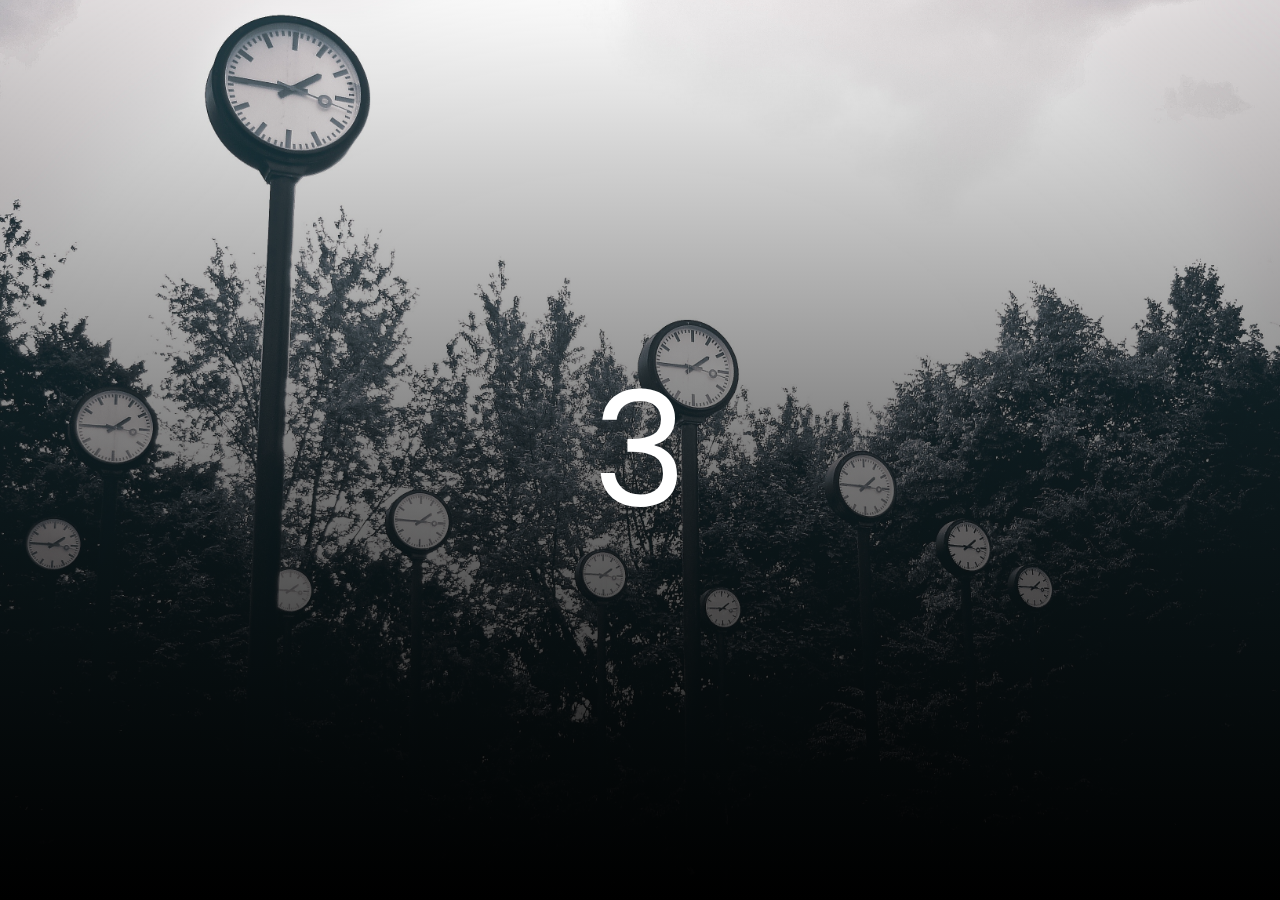
<file: index.html>
<!DOCTYPE html>
<html lang="en">
<head>
<meta charset="UTF-8">
<meta name="viewport" content="width=device-width, initial-scale=1.0">
<title>Ertugrul Clock</title>
<link rel="stylesheet" href="style.css">
</head>
<body>
<div class="preloader">
  <div id="countdown">3</div>
  <button id="playButton" class="play-button">Let's Go...</button>
</div>
<div id="mainContent" style="display: none;">
  <div id="container">
    <nav id="navbar">
      <img src="images/logo.png" class="logo" />
      <ul id="menu-links">
        <li><a href="#container">Home</a></li>
        <li><a href="">Services</a></li>
        <li><a href="">Projects</a></li>
        <li><a href="about.html">About Me</a></li>
      </ul>
      <button class="nav-btn">
        Get Started <img src="images/arrow-white.png" />
      </button>

      <img src="images/menu.png" class="menu-icon" />
    </nav>

    <main>
      <h1 id="project-title">Ertugrul Ghazi Analog Clock</h1>
      <div id="clock">
        <div class="needle hour" style="--h: 90px; --color: green">
          <span></span>
        </div>
        <div class="needle min" style="--h: 110px; --color: chocolate">
          <span></span>
        </div>
        <div class="needle sec" style="--h: 130px; --color: burlywood">
          <span></span>
        </div>
        <ul>
          <li style="--i: 1"><span>1</span></li>
          <li style="--i: 2"><span>2</span></li>
          <li style="--i: 3"><span>3</span></li>
          <li style="--i: 4"><span>4</span></li>
          <li style="--i: 5"><span>5</span></li>
          <li style="--i: 6"><span>6</span></li>
          <li style="--i: 7"><span>7</span></li>
          <li style="--i: 8"><span>8</span></li>
          <li style="--i: 9"><span>9</span></li>
          <li style="--i: 10"><span>10</span></li>
          <li style="--i: 11"><span>11</span></li>
          <li style="--i: 12"><span>12</span></li>
        </ul>
      </div>

      <div class="description">
        <p>If you like to watch this series go to the following link</p>
        <h3>Diriliş Ertuğrul</h3>
        <div class="series-chapter">
          <a
            href="https://youtube.com/playlist?list=PLgirwYDDPtS2Tz7K6PZMYi_d8SeXQg-T5"
            class="link"
            target="_blank"
            >Ertugrul Season 1</a
          >
          <a
            href="https://youtube.com/playlist?list=PLgirwYDDPtS05gyfru0ETfmc9B5Fgh2kM"
            class="link"
            target="_blank"
            >Ertugrul Season 2</a
          >
          <a
            href="https://youtube.com/playlist?list=PLgirwYDDPtS1fWzj8IBUxjN07pF9Y9wdg"
            class="link"
            target="_blank"
            >Ertugrul Season 3</a
          >
          <a
            href="https://youtube.com/playlist?list=PLgirwYDDPtS3xais5ixHnE5PXNn2-0c3_"
            class="link"
            target="_blank"
            >Ertugrul Season 4</a
          >
          <a
            href="https://youtube.com/playlist?list=PLgirwYDDPtS0itM3thU7jV44cbcUCMiV1"
            class="link"
            target="_blank"
            >Ertugrul Season 5</a
          >
        </div>
      </div>
    </main>

    <footer>
        <p>© <span id="copyRightYear">2024</span> Hamid Azimi</p>
    </footer>
  </div>

  <audio id="myAudio" loop>
    <source src="sounds/ertugrul.mp3" type="audio/mp3">
  </audio>
  <audio id="myAudio2">
    <source src="sounds/tick-tok.mp3" type="audio/mp3">
  </audio>
</div>



<script src="main.js"></script>
</body>
</html>
</file>
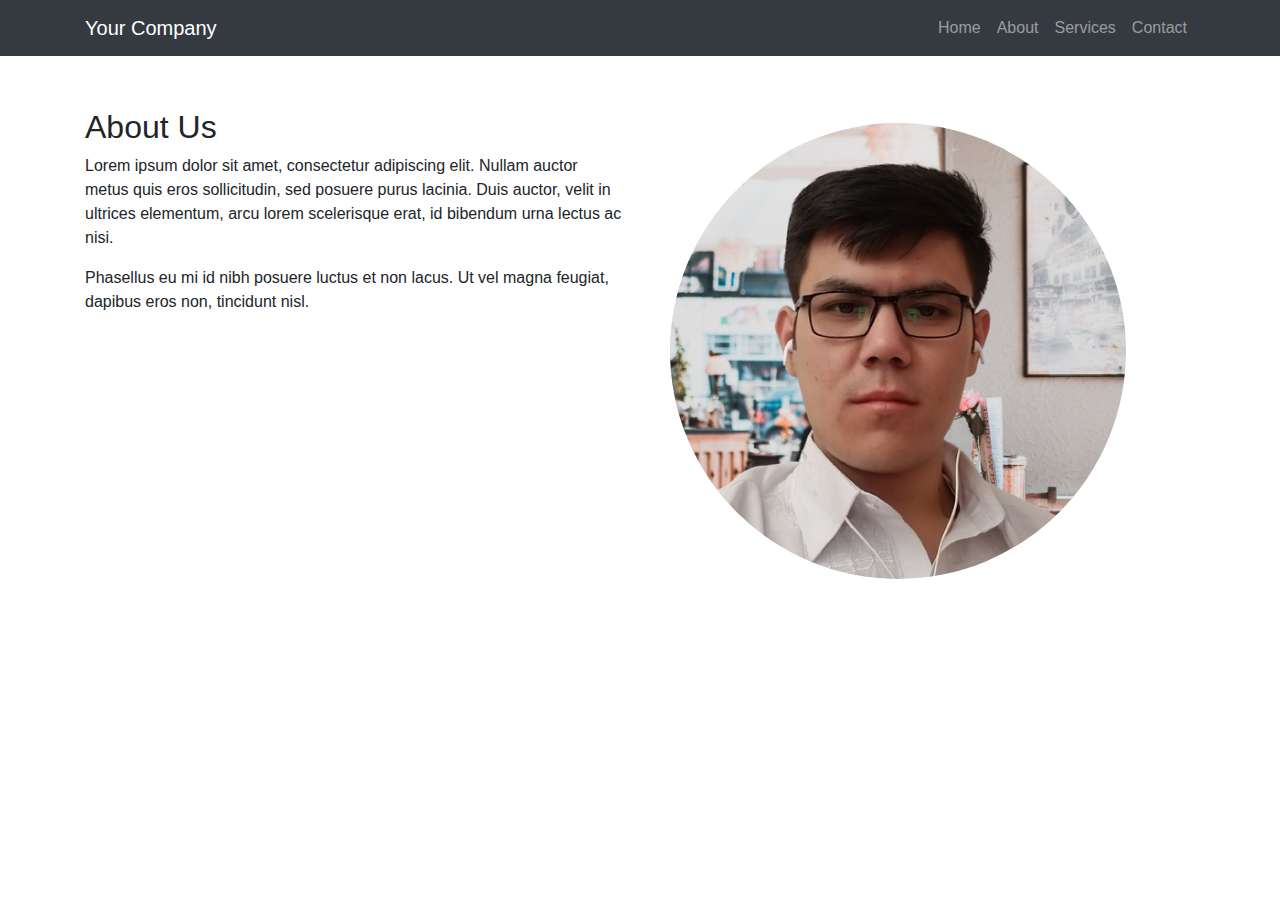
<file: about.html>
<!DOCTYPE html>
<html lang="en">
<head>
  <meta charset="UTF-8">
  <meta name="viewport" content="width=device-width, initial-scale=1.0">
  <title>About Us</title>
  <link href="https://maxcdn.bootstrapcdn.com/bootstrap/4.5.2/css/bootstrap.min.css" rel="stylesheet">
  <style>
    body {
      padding-top: 60px;
    }
    .img-fluid {
        border-radius: 50%;
        padding: 15px;
        max-width: 90%;
    }
  </style>
</head>
<body>
  <nav class="navbar navbar-expand-lg navbar-dark bg-dark fixed-top">
    <div class="container">
      <a class="navbar-brand" href="#">Your Company</a>
      <button class="navbar-toggler" type="button" data-toggle="collapse" data-target="#navbarNav" aria-controls="navbarNav" aria-expanded="false" aria-label="Toggle navigation">
        <span class="navbar-toggler-icon"></span>
      </button>
      <div class="collapse navbar-collapse" id="navbarNav">
        <ul class="navbar-nav ml-auto">
          <li class="nav-item">
            <a class="nav-link" href="#">Home</a>
          </li>
          <li class="nav-item">
            <a class="nav-link" href="#">About</a>
          </li>
          <li class="nav-item">
            <a class="nav-link" href="#">Services</a>
          </li>
          <li class="nav-item">
            <a class="nav-link" href="#">Contact</a>
          </li>
        </ul>
      </div>
    </div>
  </nav>

  <div class="container mt-5">
    <div class="row">
      <div class="col-md-6">
        <h2>About Us</h2>
        <p>Lorem ipsum dolor sit amet, consectetur adipiscing elit. Nullam auctor metus quis eros sollicitudin, sed posuere purus lacinia. Duis auctor, velit in ultrices elementum, arcu lorem scelerisque erat, id bibendum urna lectus ac nisi.</p>
        <p>Phasellus eu mi id nibh posuere luctus et non lacus. Ut vel magna feugiat, dapibus eros non, tincidunt nisl.</p>
      </div>
      <div class="col-md-6">
        <img src="images/me.png" class="img-fluid" alt="Hamid Image">
      </div>
    </div>
  </div>

  <script src="https://code.jquery.com/jquery-3.5.1.slim.min.js"></script>
  <script src="https://cdn.jsdelivr.net/npm/@popperjs/core@2.5.4/dist/umd/popper.min.js"></script>
  <script src="https://maxcdn.bootstrapcdn.com/bootstrap/4.5.2/js/bootstrap.min.js"></script>
</body>
</html>
</file>
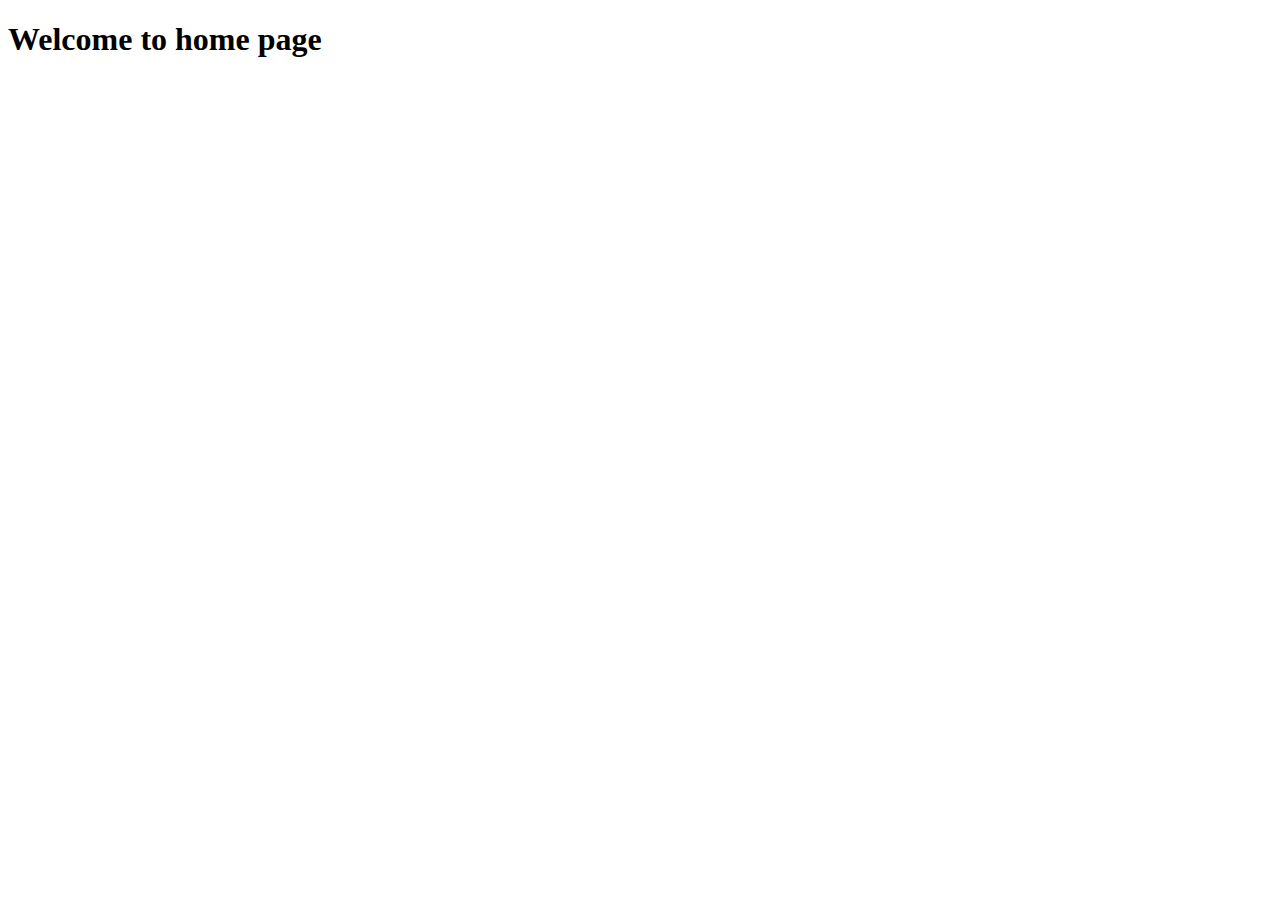
<file: home.html>
<!DOCTYPE html>
<html lang="en">
<head>
    <meta charset="UTF-8">
    <meta name="viewport" content="width=device-width, initial-scale=1.0">
    <title>Home | Hamid</title>
</head>
<body>
    <h1>Welcome to home page</h1>
</body>
</html>
</file>
<file: style.css>
@import url('https://fonts.googleapis.com/css2?family=Poppins:wght@400;500;600;700;800;900&display=swap');

::-webkit-scrollbar {
    width: 8px;
    border-radius: 5px;
}

::-webkit-scrollbar-track {
    background: transparent;
    border-radius: 5px;
}

::-webkit-scrollbar-thumb {
    background: #444;
    border-radius: 5px;
}


* {
    margin: 0;
    padding: 0;
    box-sizing: border-box;
    font-family: 'Poppins', sans-serif;
}

body {
    height: 100%;
    width: 100%;
    color: white;
    background-image: linear-gradient(to bottom, rgba(255, 255, 255, .1), rgba(0, 0, 0, 1)),
        url('images/clock1.jpg');
    background-size: cover;
    background-position: center;
    background-repeat: no-repeat;
    background-attachment: fixed;
}

#container {
    width: 100vw;
    height: 100vh;
    overflow-x: hidden;
}

.preloader {
    position: fixed;
    top: 0;
    left: 0;
    width: 100%;
    height: 100%;
    display: flex;
    justify-content: center;
    align-items: center;
    flex-direction: column;
    font-size: 24px;
    transition: opacity 0.5s ease;
    opacity: 1;
}

.play-button {
    display: none;
    padding: 30px 80px;
    font-size: 3rem;
    font-weight: 600;
    background: transparent;
    border: none;
    outline: 2px solid antiquewhite;
    border-radius: 39px;
    color: antiquewhite;
}

.preloader.hidden {
    opacity: 0;
    pointer-events: none;
}

#countdown {
    font-size: 10rem;
}

main {
    padding-top: 80px;
}

#navbar {
    position: fixed;
    top: 0;
    left: 0;
    width: 100%;
    display: flex;
    align-items: center;
    justify-content: space-between;
    padding: 15px 10%;
    border-bottom: 1px solid black;
    z-index: 10;
    background: linear-gradient(to bottom, #D0CECF, #EAEAEA);
}

nav ul li {
    list-style: none;
    display: inline-block;
    margin: 10px 20px;
    font-weight: 600;
    cursor: pointer;
}

nav ul li a {
    text-decoration: none;
}

nav .logo {
    width: 220px;
    cursor: pointer;
}

.nav-btn {
    background: #000;
    color: #fff;
    font-size: 16px;
    padding: 15px 25px;
    border: 0;
    outline: 0;
    border-radius: 40px;
    cursor: pointer;
}

.nav-btn img {
    width: 16px;
    margin-left: 8px;
}


#project-title {
    text-shadow: 0 0 6px black;
    font-size: 2rem;
    text-align: center;
    padding-bottom: 40px;
    margin-top: 50px;
}


.description {
    display: flex;
    align-items: center;
    flex-direction: column;
}

.description p {
    padding: 0 20px;
    text-align: center;
}

.description h3 {
    margin-top: 10px;
}


.series-chapter {
    text-align: center;
    padding: 20px;
}

.series-chapter a {
    padding: 6px;
    text-decoration: none;
    color: purple;
}


.link {
    display: inline-block;
    position: relative;
    color: purple;
}

.link::after {
    content: '';
    position: absolute;
    width: 100%;
    transform: scaleX(0);
    height: 2px;
    bottom: 0;
    left: 0;
    background-color: rgb(163, 106, 163);
    /* transform-origin: bottom right; */
    transition: transform 0.25s ease-in-out;
}

.link:hover::after {
    transform: scaleX(1);
    transform-origin: bottom left;
}


/* clock div design */
#clock {
    background-image: linear-gradient(to bottom, rgba(255, 255, 255, .1), rgba(0, 0, 0, .3)), url(images/ertugrul.JPG);
    background-size: cover;
    background-position: center;
    max-width: 22rem;
    width: 100%;
    height: 22rem;
    border-radius: 50%;
    display: flex;
    justify-content: center;
    align-items: center;
    color: white;
    border: 5px solid white;
    font-size: 2rem;
    font-weight: 600;
    position: relative;
    margin: auto;
    margin-bottom: 40px;
}

#clock ul li {
    list-style: none;
    text-align: center;
    transform: rotate(calc(30deg * var(--i)));
    inset: 7px;
    position: absolute;
}

#clock ul li span {
    transform: rotate(calc(-30deg * var(--i)));
    display: inline-block;
    color: antiquewhite;
}

#clock:after {
    content: '';
    width: 20px;
    height: 20px;
    border-radius: 50%;
    background: rgb(122, 119, 79);
    position: absolute;
}


.needle {
    display: flex;
    justify-content: center;
    align-items: flex-end;
}

.needle span {
    width: 5px;
    height: var(--h);
    background: var(--color);
    border-radius: 5px;
    position: absolute;
}

footer {
    padding: 20px;
}

footer p {
    text-align: center;
}

/* navbar media queries */
@media only screen and (max-width: 1026px) {
    nav ul {
        position: absolute;
        width: 100%;
        background: #000;
        color: white;
        left: 0;
        top: 100%;
        text-align: center;
        max-height: 0;
        overflow: hidden;
        transition: max-height 0.5s;
    }

    .nav-btn {
        display: none;
    }

    nav .logo {
        width: 150px;
    }

    nav ul li {
        font-size: 14px;
        margin: 10px;
    }

    nav ul li a {
        color: white;
    }

    .menu-icon {
        display: block;
        width: 30px;
        cursor: pointer;
    }

    .show-menu {
        max-height: 60px;
    }

    #project-title {
        font-size: 1.5rem;
    }

}

@media only screen and (min-width: 1027px) {
    .menu-icon {
        display: none;
    }
}

button {
    cursor: pointer;
}
</file>
